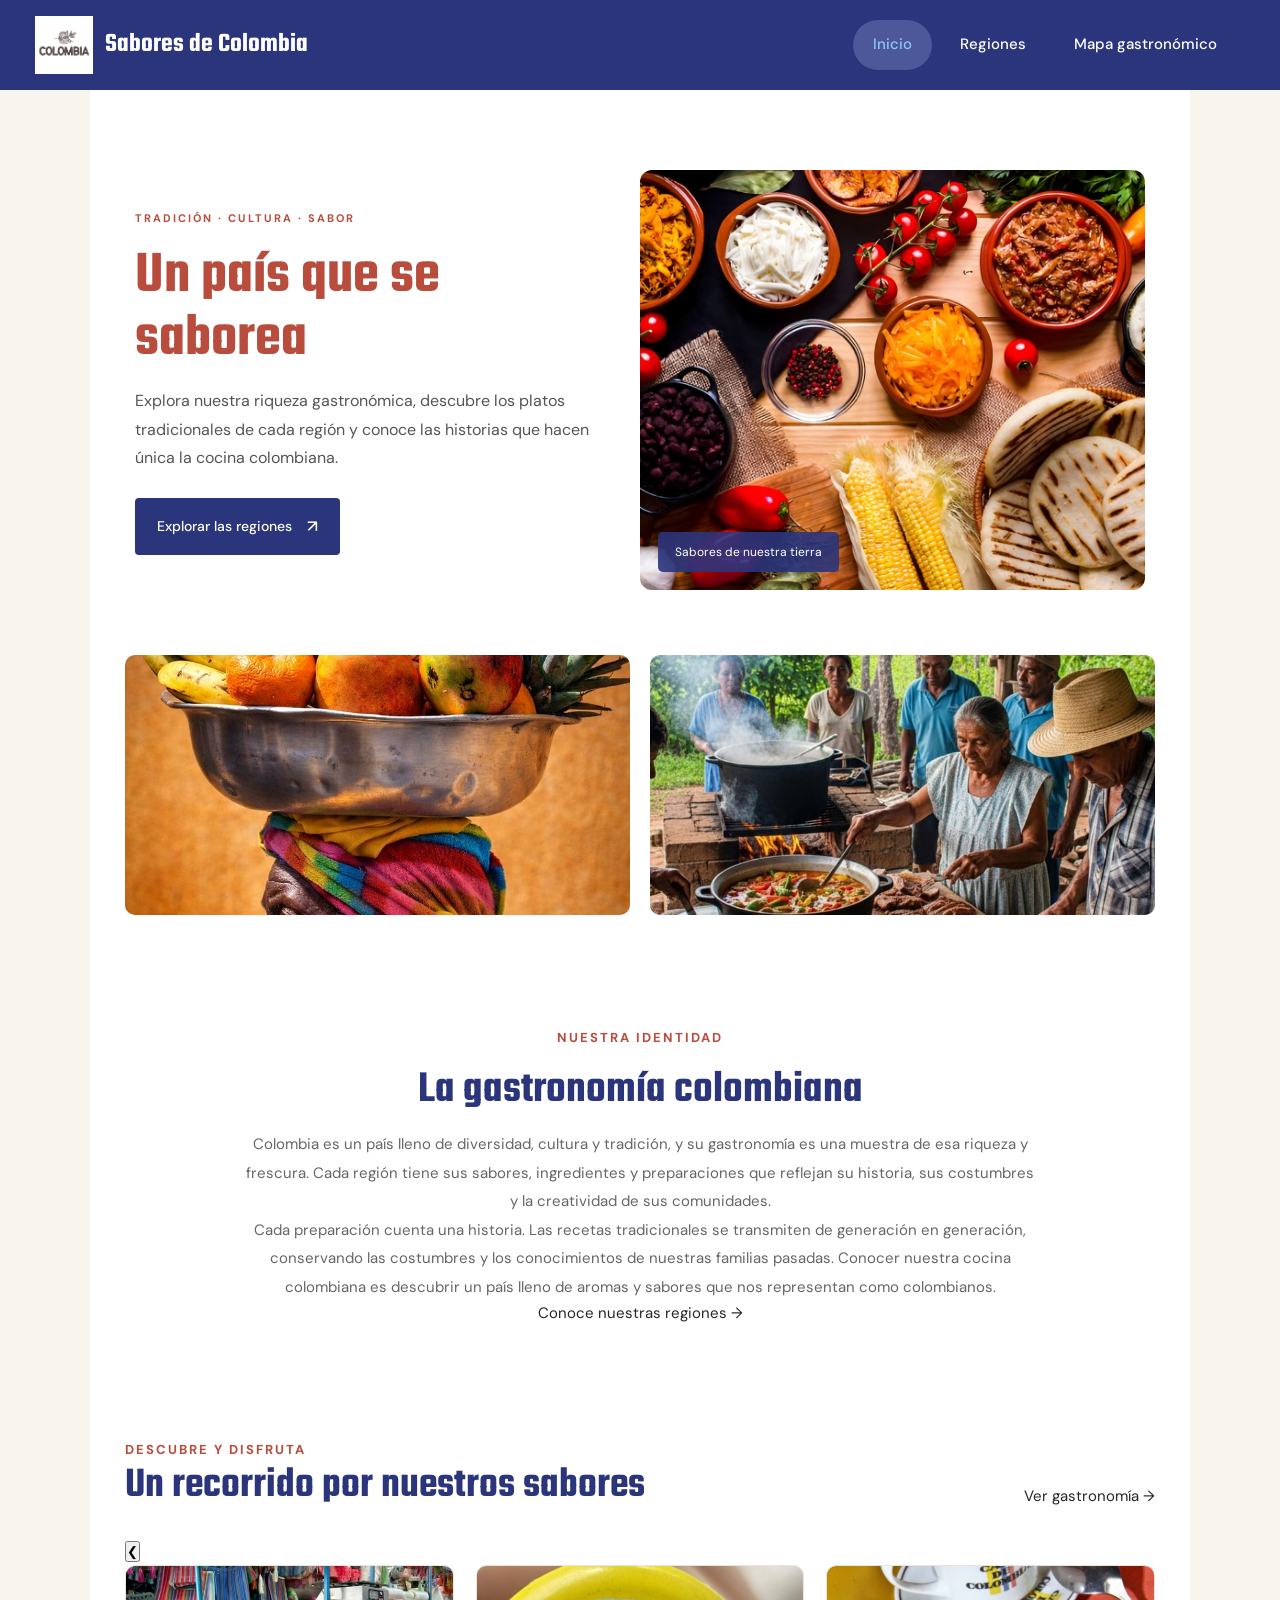
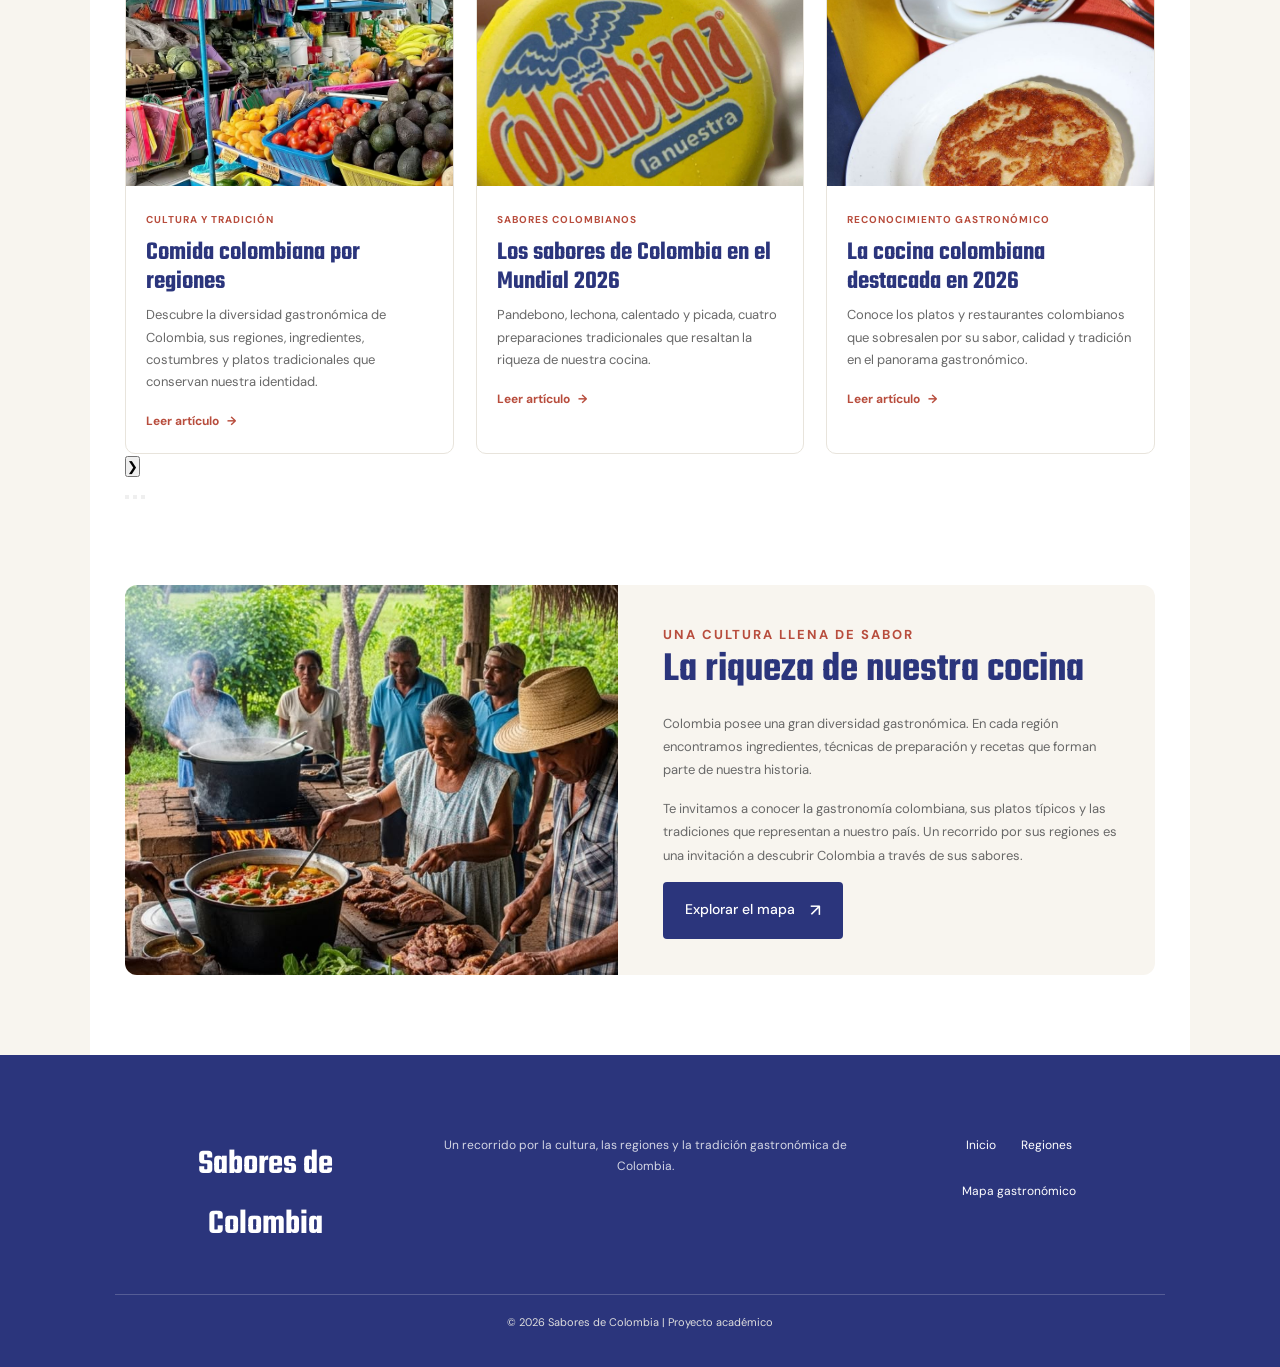
<file: index.html>
<!DOCTYPE html>
<html lang="es">
<head>
    <meta charset="UTF-8">
    <meta name="viewport" content="width=device-width, initial-scale=1.0">

    <title>Sabores de Colombia | Inicio</title>

    <link rel="preconnect" href="https://fonts.googleapis.com">
    <link rel="preconnect" href="https://fonts.gstatic.com" crossorigin>

    <link href="https://fonts.googleapis.com/css2?family=DM+Sans:wght@300;400;500;600;700&family=Teko:wght@400;500;600;700&display=swap" rel="stylesheet">

    <link rel="stylesheet" href="estilos.css">
</head>

<body>


<!-- ENCABEZADO Y NAVEGACIÓN -->
<header class="encabezado" id="inicio">

    <nav class="navbar">

        <a href="inicio index.html" class="logo">
            <img src="Imagenes/icono.png" alt="Logo Sabores de Colombia">
            <span>Sabores de Colombia</span>
        </a>

        <input type="checkbox" id="menu-toggle">

        <label for="menu-toggle" class="menu-icon" aria-label="Abrir menú">
            <span class="line"></span>
            <span class="line"></span>
            <span class="line"></span>
        </label>

        <ul class="nav-links">
            <li>
                <a href="inicio index.html" class="activo">Inicio</a>
            </li>
            <li>
                <a href="regiones index.html">Regiones</a>
            </li>
            <li>
                <a href="mapa gastronomico index.html">Mapa gastronómico</a>
            </li>
 
            <!-- TRADUCTOR -->
            <li>
            <div class="gtranslate_wrapper"></div>
    </li>
</ul>

</nav>


    </nav>

    </header>

    <!-- CONTENIDO PRINCIPAL -->
    <main class="contenedor">

        <!-- PORTADA -->
        <section class="portada-inicio">

            <div class="portada-texto">

                <span class="etiqueta">Tradición · Cultura · Sabor</span>

                <h1>
                    Un país que se
                    <span>saborea</span>
                </h1>

                <p class="descripcion">
                    Explora nuestra riqueza gastronómica, descubre los platos
                    tradicionales de cada región y conoce las historias que
                    hacen única la cocina colombiana.
                </p>

                <a href="regiones index.html" class="boton-portada">
                    Explorar las regiones
                    <span>↗</span>
                </a>

            </div>

            <div class="portada-imagen">

                <img
                    src="Imagenes/imagen inicio 1.jpg"
                    alt="Gastronomía tradicional colombiana">

                <div class="imagen-etiqueta">
                    <span>Sabores de nuestra tierra</span>
                </div>

            </div>

        </section>

        <!-- IMÁGENES COMPLEMENTARIAS -->
        <section class="imagenes-inicio">

            <div class="imagen-inicio">
                <img
                    src="Imagenes/imagen 1.1.jpeg"
                    alt="Preparaciones tradicionales de Colombia">
            </div>

            <div class="imagen-inicio">
                <img
                    src="Imagenes/imagen 1.2.jpeg"
                    alt="Ingredientes y sabores de la cocina colombiana">
            </div>

        </section>

        <!-- INTRODUCCIÓN -->
        <section class="introduccion" id="gastronomia">

            <div class="introduccion-titulo">
                <span class="subtitulo-seccion">Nuestra identidad</span>
                <h2>La gastronomía colombiana</h2>
            </div>

            <div class="texto-introduccion">

                <p>
                    Colombia es un país lleno de diversidad, cultura y tradición,
                    y su gastronomía es una muestra de esa riqueza y frescura.
                    Cada región tiene sus sabores, ingredientes y preparaciones
                    que reflejan su historia, sus costumbres y la creatividad
                    de sus comunidades.
                </p>

                <p>
                    Cada preparación cuenta una historia. Las recetas tradicionales
                    se transmiten de generación en generación, conservando las
                    costumbres y los conocimientos de nuestras familias pasadas.
                    Conocer nuestra cocina colombiana es descubrir un país lleno
                    de aromas y sabores que nos representan como colombianos.
                </p>

                <a href="regiones index.html" class="enlace-texto">
                    Conoce nuestras regiones <span>→</span>
                </a>

            </div>

        </section>

        <!-- ARTÍCULOS Y PUBLICACIONES -->
  
<!-- ARTÍCULOS Y PUBLICACIONES -->
<section class="articulos" id="articulos">

    <div class="seccion-encabezado">

        <div>
            <span class="subtitulo-seccion">Descubre y disfruta</span>
            <h2>Un recorrido por nuestros sabores</h2>
        </div>

        <a href="regiones index.html" class="enlace-texto">
            Ver gastronomía <span>→</span>
        </a>

    </div>

    <!-- CARRUSEL DE ARTÍCULOS -->
    <div class="carrusel-articulos">

        <button class="flecha-carrusel anterior"
                aria-label="Artículo anterior">
            &#10094;
        </button>

        <div class="ventana-tarjetas">

            <div class="tarjetas">

                <!-- ARTÍCULO 1 -->
                <article class="tarjeta">

                    <div class="tarjeta-imagen">
                        <img
                            src="Imagenes/imagen regiones 1.jpg"
                            alt="Gastronomía colombiana de las diferentes regiones">
                    </div>

                    <div class="tarjeta-contenido">

                        <span class="categoria">
                            Cultura y tradición
                        </span>

                        <h3>Comida colombiana por regiones</h3>

                        <p>
                            Descubre la diversidad gastronómica de Colombia,
                            sus regiones, ingredientes, costumbres y platos
                            tradicionales que conservan nuestra identidad.
                        </p>

                        <a href="https://www.senalcolombia.tv/cultura/comida-colombiana-por-regiones"
                           target="_blank"
                           rel="noopener noreferrer"
                           class="tarjeta-enlace">
                            Leer artículo <span>→</span>
                        </a>

                    </div>

                </article>


                <!-- ARTÍCULO 2 -->
                <article class="tarjeta">

                    <div class="tarjeta-imagen">
                        <img
                            src="Imagenes/AdobeExpressPhotos_bad576d01a0943c3b4ecdb11970af5dc_CopyEdited.jpg"
                            alt="Platos tradicionales que representan la gastronomía colombiana">
                    </div>

                    <div class="tarjeta-contenido">

                        <span class="categoria">
                            Sabores colombianos
                        </span>

                        <h3>Los sabores de Colombia en el Mundial 2026</h3>

                        <p>
                            Pandebono, lechona, calentado y picada,
                            cuatro preparaciones tradicionales que
                            resaltan la riqueza de nuestra cocina.
                        </p>

                        <a href="https://www.infobae.com/colombia/2026/06/13/mundial-2026-portal-taste-atlas-compartio-cuales-serian-los-cuatro-platillos-tradicionales-que-representarian-a-colombia-en-el-grupo-k/"
                           target="_blank"
                           rel="noopener noreferrer"
                           class="tarjeta-enlace">
                            Leer artículo <span>→</span>
                        </a>

                    </div>

                </article>


                <!-- ARTÍCULO 3 -->
                <article class="tarjeta">

                    <div class="tarjeta-imagen">
                        <img
                            src="Imagenes/art 2.jpeg"
                            alt="Platos y restaurantes representativos de la cocina colombiana">
                    </div>

                    <div class="tarjeta-contenido">

                        <span class="categoria">
                            Reconocimiento gastronómico
                        </span>

                        <h3>La cocina colombiana destacada en 2026</h3>

                        <p>
                            Conoce los platos y restaurantes colombianos
                            que sobresalen por su sabor, calidad y
                            tradición en el panorama gastronómico.
                        </p>

                        <a href="https://www.lafm.com.co/sociedad/cocina-colombiana-taste-atlas-revela-los-10-mejores-restaurantes-y-platos-del-2026-385187"
                           target="_blank"
                           rel="noopener noreferrer"
                           class="tarjeta-enlace">
                            Leer artículo <span>→</span>
                        </a>

                    </div>

                </article>

            </div>

        </div>

        <button class="flecha-carrusel siguiente"
                aria-label="Artículo siguiente">
            &#10095;
        </button>

    </div>

    <!-- INDICADORES -->
    <div class="indicadores-carrusel">

        <button class="punto-carrusel activo"
                aria-label="Mostrar artículo 1"></button>

        <button class="punto-carrusel"
                aria-label="Mostrar artículo 2"></button>

        <button class="punto-carrusel"
                aria-label="Mostrar artículo 3"></button>
    </div>


        </section>

        <!-- SECCIÓN FINAL -->
        <section class="texto-final" id="tradicion">

            <div class="texto-final-imagen">
                <img
                    src="Imagenes/imagen 1.2.jpeg"
                    alt="Tradición culinaria colombiana">
            </div>

            <div class="texto-final-contenido">

                <span class="subtitulo-seccion">Una cultura llena de sabor</span>

                <h2>La riqueza de nuestra cocina</h2>

                <p>
                    Colombia posee una gran diversidad gastronómica.
                    En cada región encontramos ingredientes, técnicas
                    de preparación y recetas que forman parte de nuestra historia.
                </p>

                <p>
                    Te invitamos a conocer la gastronomía colombiana,
                    sus platos típicos y las tradiciones que representan
                    a nuestro país. Un recorrido por sus regiones es
                    una invitación a descubrir Colombia a través de sus sabores.
                </p>

                <a href="mapa gastronomico index.html" class="boton-portada">
                    Explorar el mapa
                    <span>↗</span>
                </a>

            </div>

        </section>

    </main>

    <!-- PIE DE PÁGINA -->
    <footer class="pie-pagina" id="contacto">

        <div class="footer-contenido">

            <a href="inicio index.html" class="footer-logo">
                Sabores de Colombia
            </a>

            <p>
                Un recorrido por la cultura, las regiones
                y la tradición gastronómica de Colombia.
            </p>

            <div class="navegacion-inferior">
                <a href="inicio index.html">Inicio</a>
                <a href="regiones index.html">Regiones</a>
                <a href="mapa gastronomico index.html">Mapa gastronómico</a>
            </div>

        </div>

        <div class="footer-final">
            <p>© 2026 Sabores de Colombia | Proyecto académico</p>
        </div>

</footer>

<script src="scripts.js"></script>

<!-- TRADUCTOR AUTOMÁTICO -->
<script>
window.gtranslateSettings = {
    "default_language": "es",
    "languages": ["es", "en"],
    "wrapper_selector": ".gtranslate_wrapper"
};
</script>

<script src="https://cdn.gtranslate.net/widgets/latest/dropdown.js" defer></script>

</body>
</html>
</file>
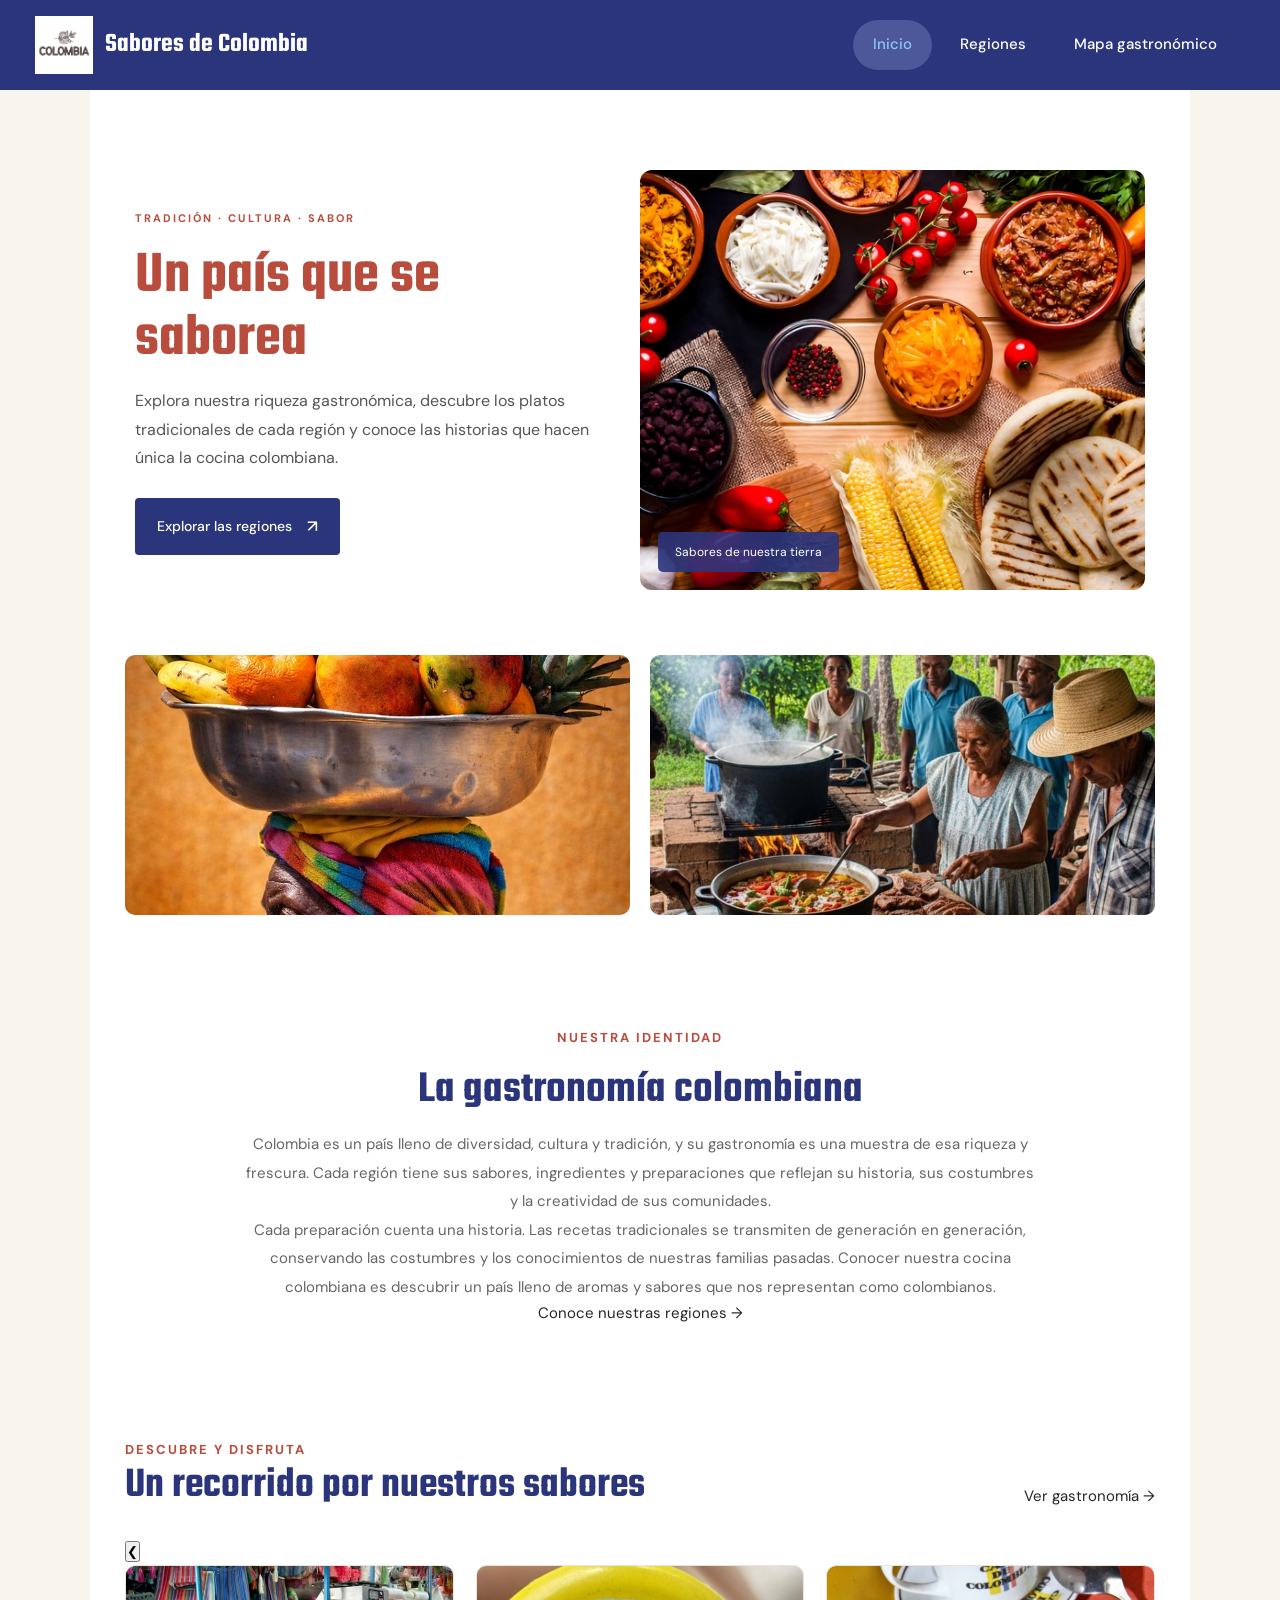
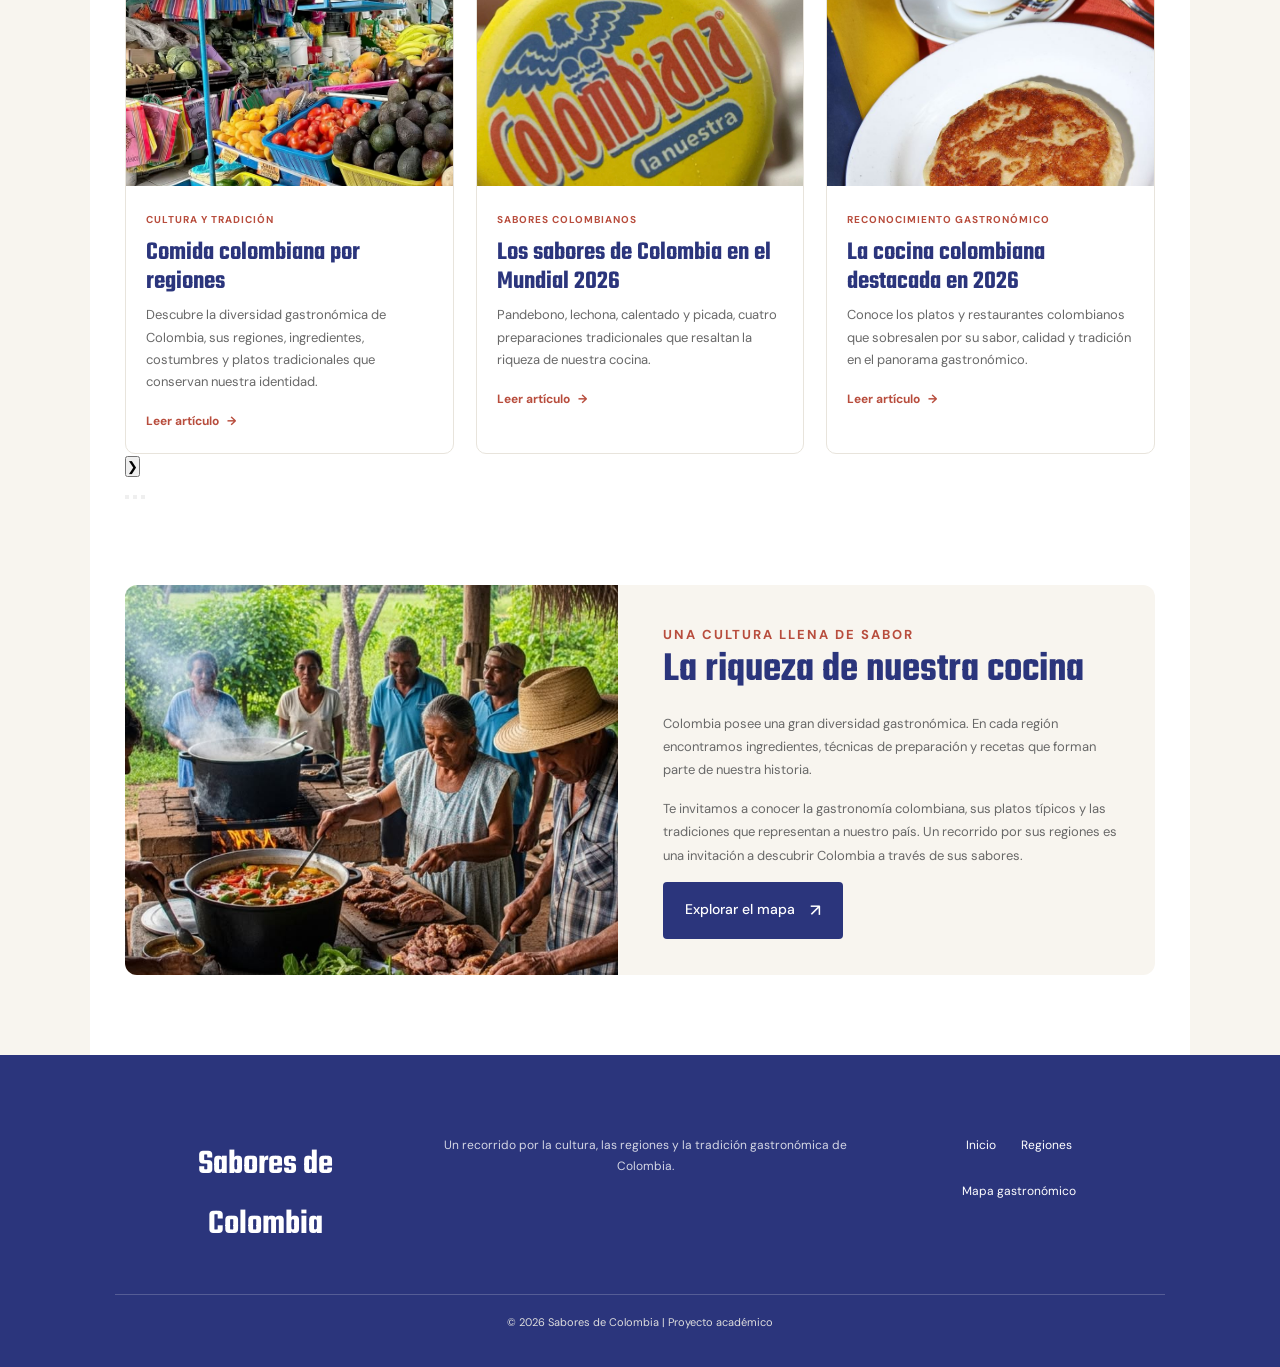
<file: inicio index.html>
<!DOCTYPE html>
<html lang="es">
<head>
    <meta charset="UTF-8">
    <meta name="viewport" content="width=device-width, initial-scale=1.0">

    <title>Sabores de Colombia | Inicio</title>

    <link rel="preconnect" href="https://fonts.googleapis.com">
    <link rel="preconnect" href="https://fonts.gstatic.com" crossorigin>

    <link href="https://fonts.googleapis.com/css2?family=DM+Sans:wght@300;400;500;600;700&family=Teko:wght@400;500;600;700&display=swap" rel="stylesheet">

    <link rel="stylesheet" href="estilos.css">
</head>

<body>


<!-- ENCABEZADO Y NAVEGACIÓN -->
<header class="encabezado" id="inicio">

    <nav class="navbar">

        <a href="inicio index.html" class="logo">
            <img src="Imagenes/icono.png" alt="Logo Sabores de Colombia">
            <span>Sabores de Colombia</span>
        </a>

        <input type="checkbox" id="menu-toggle">

        <label for="menu-toggle" class="menu-icon" aria-label="Abrir menú">
            <span class="line"></span>
            <span class="line"></span>
            <span class="line"></span>
        </label>

        <ul class="nav-links">
            <li>
                <a href="inicio index.html" class="activo">Inicio</a>
            </li>
            <li>
                <a href="regiones index.html">Regiones</a>
            </li>
            <li>
                <a href="mapa gastronomico index.html">Mapa gastronómico</a>
            </li>
 
            <!-- TRADUCTOR -->
            <li>
            <div class="gtranslate_wrapper"></div>
    </li>
</ul>

</nav>


    </nav>

    </header>

    <!-- CONTENIDO PRINCIPAL -->
    <main class="contenedor">

        <!-- PORTADA -->
        <section class="portada-inicio">

            <div class="portada-texto">

                <span class="etiqueta">Tradición · Cultura · Sabor</span>

                <h1>
                    Un país que se
                    <span>saborea</span>
                </h1>

                <p class="descripcion">
                    Explora nuestra riqueza gastronómica, descubre los platos
                    tradicionales de cada región y conoce las historias que
                    hacen única la cocina colombiana.
                </p>

                <a href="regiones index.html" class="boton-portada">
                    Explorar las regiones
                    <span>↗</span>
                </a>

            </div>

            <div class="portada-imagen">

                <img
                    src="Imagenes/imagen inicio 1.jpg"
                    alt="Gastronomía tradicional colombiana">

                <div class="imagen-etiqueta">
                    <span>Sabores de nuestra tierra</span>
                </div>

            </div>

        </section>

        <!-- IMÁGENES COMPLEMENTARIAS -->
        <section class="imagenes-inicio">

            <div class="imagen-inicio">
                <img
                    src="Imagenes/imagen 1.1.jpeg"
                    alt="Preparaciones tradicionales de Colombia">
            </div>

            <div class="imagen-inicio">
                <img
                    src="Imagenes/imagen 1.2.jpeg"
                    alt="Ingredientes y sabores de la cocina colombiana">
            </div>

        </section>

        <!-- INTRODUCCIÓN -->
        <section class="introduccion" id="gastronomia">

            <div class="introduccion-titulo">
                <span class="subtitulo-seccion">Nuestra identidad</span>
                <h2>La gastronomía colombiana</h2>
            </div>

            <div class="texto-introduccion">

                <p>
                    Colombia es un país lleno de diversidad, cultura y tradición,
                    y su gastronomía es una muestra de esa riqueza y frescura.
                    Cada región tiene sus sabores, ingredientes y preparaciones
                    que reflejan su historia, sus costumbres y la creatividad
                    de sus comunidades.
                </p>

                <p>
                    Cada preparación cuenta una historia. Las recetas tradicionales
                    se transmiten de generación en generación, conservando las
                    costumbres y los conocimientos de nuestras familias pasadas.
                    Conocer nuestra cocina colombiana es descubrir un país lleno
                    de aromas y sabores que nos representan como colombianos.
                </p>

                <a href="regiones index.html" class="enlace-texto">
                    Conoce nuestras regiones <span>→</span>
                </a>

            </div>

        </section>

        <!-- ARTÍCULOS Y PUBLICACIONES -->
  
<!-- ARTÍCULOS Y PUBLICACIONES -->
<section class="articulos" id="articulos">

    <div class="seccion-encabezado">

        <div>
            <span class="subtitulo-seccion">Descubre y disfruta</span>
            <h2>Un recorrido por nuestros sabores</h2>
        </div>

        <a href="regiones index.html" class="enlace-texto">
            Ver gastronomía <span>→</span>
        </a>

    </div>

    <!-- CARRUSEL DE ARTÍCULOS -->
    <div class="carrusel-articulos">

        <button class="flecha-carrusel anterior"
                aria-label="Artículo anterior">
            &#10094;
        </button>

        <div class="ventana-tarjetas">

            <div class="tarjetas">

                <!-- ARTÍCULO 1 -->
                <article class="tarjeta">

                    <div class="tarjeta-imagen">
                        <img
                            src="Imagenes/imagen regiones 1.jpg"
                            alt="Gastronomía colombiana de las diferentes regiones">
                    </div>

                    <div class="tarjeta-contenido">

                        <span class="categoria">
                            Cultura y tradición
                        </span>

                        <h3>Comida colombiana por regiones</h3>

                        <p>
                            Descubre la diversidad gastronómica de Colombia,
                            sus regiones, ingredientes, costumbres y platos
                            tradicionales que conservan nuestra identidad.
                        </p>

                        <a href="https://www.senalcolombia.tv/cultura/comida-colombiana-por-regiones"
                           target="_blank"
                           rel="noopener noreferrer"
                           class="tarjeta-enlace">
                            Leer artículo <span>→</span>
                        </a>

                    </div>

                </article>


                <!-- ARTÍCULO 2 -->
                <article class="tarjeta">

                    <div class="tarjeta-imagen">
                        <img
                            src="Imagenes/AdobeExpressPhotos_bad576d01a0943c3b4ecdb11970af5dc_CopyEdited.jpg"
                            alt="Platos tradicionales que representan la gastronomía colombiana">
                    </div>

                    <div class="tarjeta-contenido">

                        <span class="categoria">
                            Sabores colombianos
                        </span>

                        <h3>Los sabores de Colombia en el Mundial 2026</h3>

                        <p>
                            Pandebono, lechona, calentado y picada,
                            cuatro preparaciones tradicionales que
                            resaltan la riqueza de nuestra cocina.
                        </p>

                        <a href="https://www.infobae.com/colombia/2026/06/13/mundial-2026-portal-taste-atlas-compartio-cuales-serian-los-cuatro-platillos-tradicionales-que-representarian-a-colombia-en-el-grupo-k/"
                           target="_blank"
                           rel="noopener noreferrer"
                           class="tarjeta-enlace">
                            Leer artículo <span>→</span>
                        </a>

                    </div>

                </article>


                <!-- ARTÍCULO 3 -->
                <article class="tarjeta">

                    <div class="tarjeta-imagen">
                        <img
                            src="Imagenes/art 2.jpeg"
                            alt="Platos y restaurantes representativos de la cocina colombiana">
                    </div>

                    <div class="tarjeta-contenido">

                        <span class="categoria">
                            Reconocimiento gastronómico
                        </span>

                        <h3>La cocina colombiana destacada en 2026</h3>

                        <p>
                            Conoce los platos y restaurantes colombianos
                            que sobresalen por su sabor, calidad y
                            tradición en el panorama gastronómico.
                        </p>

                        <a href="https://www.lafm.com.co/sociedad/cocina-colombiana-taste-atlas-revela-los-10-mejores-restaurantes-y-platos-del-2026-385187"
                           target="_blank"
                           rel="noopener noreferrer"
                           class="tarjeta-enlace">
                            Leer artículo <span>→</span>
                        </a>

                    </div>

                </article>

            </div>

        </div>

        <button class="flecha-carrusel siguiente"
                aria-label="Artículo siguiente">
            &#10095;
        </button>

    </div>

    <!-- INDICADORES -->
    <div class="indicadores-carrusel">

        <button class="punto-carrusel activo"
                aria-label="Mostrar artículo 1"></button>

        <button class="punto-carrusel"
                aria-label="Mostrar artículo 2"></button>

        <button class="punto-carrusel"
                aria-label="Mostrar artículo 3"></button>
    </div>


        </section>

        <!-- SECCIÓN FINAL -->
        <section class="texto-final" id="tradicion">

            <div class="texto-final-imagen">
                <img
                    src="Imagenes/imagen 1.2.jpeg"
                    alt="Tradición culinaria colombiana">
            </div>

            <div class="texto-final-contenido">

                <span class="subtitulo-seccion">Una cultura llena de sabor</span>

                <h2>La riqueza de nuestra cocina</h2>

                <p>
                    Colombia posee una gran diversidad gastronómica.
                    En cada región encontramos ingredientes, técnicas
                    de preparación y recetas que forman parte de nuestra historia.
                </p>

                <p>
                    Te invitamos a conocer la gastronomía colombiana,
                    sus platos típicos y las tradiciones que representan
                    a nuestro país. Un recorrido por sus regiones es
                    una invitación a descubrir Colombia a través de sus sabores.
                </p>

                <a href="mapa gastronomico index.html" class="boton-portada">
                    Explorar el mapa
                    <span>↗</span>
                </a>

            </div>

        </section>

    </main>

    <!-- PIE DE PÁGINA -->
    <footer class="pie-pagina" id="contacto">

        <div class="footer-contenido">

            <a href="inicio index.html" class="footer-logo">
                Sabores de Colombia
            </a>

            <p>
                Un recorrido por la cultura, las regiones
                y la tradición gastronómica de Colombia.
            </p>

            <div class="navegacion-inferior">
                <a href="inicio index.html">Inicio</a>
                <a href="regiones index.html">Regiones</a>
                <a href="mapa gastronomico index.html">Mapa gastronómico</a>
            </div>

        </div>

        <div class="footer-final">
            <p>© 2026 Sabores de Colombia | Proyecto académico</p>
        </div>

</footer>

<script src="scripts.js"></script>

<!-- TRADUCTOR AUTOMÁTICO -->
<script>
window.gtranslateSettings = {
    "default_language": "es",
    "languages": ["es", "en"],
    "wrapper_selector": ".gtranslate_wrapper"
};
</script>

<script src="https://cdn.gtranslate.net/widgets/latest/dropdown.js" defer></script>

</body>
</html>
</file>
<file: estilos.css>
/* ==========================================
   SABORES DE COLOMBIA
   HOJA DE ESTILOS GENERAL
========================================== */

/* VARIABLES DE COLOR */
:root {
    --azul: #2b357c;
    --azul-claro: #7ec2fd;
    --terracota: #B84D3D;
    --terracota-oscuro: #8f382e;
    --amarillo: #f2bd26;
    --naranja: #e87924;
    --verde: #899535;

    --fondo: #f8f7f3;
    --blanco: #ffffff;
    --texto: #242424;
    --texto-suave: #686868;
    --borde: #e8e4dc;

    --fuente-titulo: 'Teko', sans-serif;
    --fuente-texto: 'DM Sans', sans-serif;

    --radio: 12px;
    --sombra: 0 8px 25px rgba(0, 0, 0, 0.06);
}

/* RESET */
* {
    margin: 0;
    padding: 0;
    box-sizing: border-box;
}

html {
    scroll-behavior: smooth;
}

body {
    font-family: var(--fuente-texto);
    background-color: var(--fondo);
    color: var(--texto);
    font-size: 15px;
    line-height: 1.7;
}

body, button, input {
    font-family: var(--fuente-texto);
}

h1, h2, h3, h4 {
    font-family: var(--fuente-titulo);
    font-weight: 600;
    line-height: 1.1;
}

a {
    color: inherit;
    text-decoration: none;
}

img {
    display: block;
    width: 100%;
    object-fit: cover;
}

ul {
    list-style: none;
}

/* ==========================================
   ENCABEZADO Y NAVEGACIÓN
========================================== */

.encabezado {
    width: 100%;
    background-color: var(--azul);
    position: relative;
    z-index: 100;
}

.navbar {
    max-width: 1200px;
    min-height: 76px;
    margin: auto;
    padding: 15px 35px;

    display: flex;
    justify-content: space-between;
    align-items: center;
}

/* LOGO */

.logo {
    display: flex;
    align-items: center;
    gap: 10px;

    color: var(--blanco);
    font-size: 19px;
    font-weight: 700;
}

.logo img {
    width: 42px;
    height: 42px;
    object-fit: contain;
}

/* MENÚ */

.nav-links {
    display: flex;
    align-items: center;
    gap: 8px;
}

.nav-links a {
    color: var(--blanco);
    font-size: 13px;
    font-weight: 500;

    display: block;
    padding: 10px 17px;
    border-radius: 30px;

    transition: 0.3s ease;
}

.nav-links a:hover,
.nav-links a.activo {
    background-color: rgba(255, 255, 255, 0.15);
    color: var(--amarillo);
}

/* MENÚ MÓVIL */

#menu-toggle {
    display: none;
}

.menu-icon {
    display: none;
    cursor: pointer;
    flex-direction: column;
    gap: 5px;
}

.menu-icon .line {
    width: 26px;
    height: 2px;
    background-color: white;
    border-radius: 5px;
    transition: 0.3s;
}


/* ==========================================
   SELECTOR DE IDIOMA
========================================== */

.item-idioma {
    list-style: none;
    position: relative;
}

.selector-idioma {
    position: relative;
    display: inline-block;
    z-index: 500;
}

/* BOTÓN PRINCIPAL */

.boton-idioma {
    display: flex;
    align-items: center;
    justify-content: center;
    gap: 10px;

    padding: 10px 17px;

    background-color: transparent;
    color: var(--blanco);

    border: 1px solid rgba(255, 255, 255, 0.5);
    border-radius: 30px;

    font-family: inherit;
    font-size: 13px;
    font-weight: 500;

    cursor: pointer;
    transition: 0.3s ease;
}

.boton-idioma:hover {
    background-color: rgba(255, 255, 255, 0.15);
    color: var(--amarillo);
}

/* FLECHA */

.flecha-idioma {
    transition: transform 0.3s ease;
}

.selector-idioma.activo .flecha-idioma {
    transform: rotate(180deg);
}

/* OPCIONES DESPLEGABLES */

.opciones-idioma {
    display: none;

    position: absolute;
    top: calc(100% + 10px);
    right: 0;

    min-width: 160px;
    padding: 7px;

    background-color: var(--blanco);
    border-radius: 10px;

    box-shadow: 0 5px 18px rgba(0, 0, 0, 0.2);

    z-index: 1000;
}

.selector-idioma.activo .opciones-idioma {
    display: flex;
    flex-direction: column;
}

/* BOTONES DE IDIOMA */

.opciones-idioma button {
    width: 100%;
    padding: 12px;

    background: transparent;
    border: none;
    border-radius: 7px;

    color: var(--azul);
    text-align: left;

    font-family: inherit;
    font-size: 14px;

    cursor: pointer;
    transition: 0.2s ease;
}

.opciones-idioma button:hover {
    background-color: #eee8dc;
}



/* ==========================================
   CONTENEDOR
========================================== */

.contenedor {
    width: 100%;
    max-width: 1200px;
    margin: auto;
    padding: 35px 35px 70px;
    background-color: var(--blanco);
}

/* ==========================================
   PORTADA INICIO
========================================== */

.portada-inicio {
    display: grid;
    grid-template-columns: 1fr 1.1fr;
    align-items: center;
    gap: 45px;

    padding: 45px 10px 55px;
}

.portada-texto {
    max-width: 520px;
}

.etiqueta {
    display: inline-block;
    color: var(--terracota);
    text-transform: uppercase;
    letter-spacing: 2px;
    font-size: 11px;
    font-weight: 700;
    margin-bottom: 18px;
}

.portada-inicio h1 {
    font-size: 74px;
    line-height: 0.95;
    margin-bottom: 22px;
    color: var(--azul);
}

.portada-inicio h1 span {
    color: var(--terracota);
}

.descripcion {
    max-width: 480px;
    font-size: 16px;
    font-weight: 400;
    color: var(--texto-suave);
    line-height: 1.8;
    margin-bottom: 25px;
}

/* BOTÓN */

.boton-portada {
    display: inline-flex;
    align-items: center;
    justify-content: center;
    gap: 12px;

    padding: 12px 23px;
    background-color: var(--terracota);
    color: var(--blanco);

    border-radius: 5px;
    font-size: 13px;
    font-weight: 600;

    transition: background-color 0.3s, transform 0.3s;
}

.boton-portada:hover {
    background-color: var(--terracota-oscuro);
    transform: translateY(-2px);
}

.boton-portada span {
    font-size: 17px;
}

/* IMAGEN PRINCIPAL */

.portada-imagen {
    height: 420px;
    position: relative;
    overflow: hidden;
    border-radius: 12px;
}

.portada-imagen img {
    width: 100%;
    height: 100%;
    object-fit: cover;
    transition: transform 0.5s;
}

.portada-imagen:hover img {
    transform: scale(1.04);
}

.imagen-etiqueta {
    position: absolute;
    bottom: 18px;
    left: 18px;

    background-color: rgba(43, 53, 124, 0.9);
    color: white;

    padding: 10px 17px;
    border-radius: 5px;
    font-size: 12px;
}

/* ==========================================
   IMÁGENES COMPLEMENTARIAS
========================================== */

.imagenes-inicio {
    display: grid;
    grid-template-columns: 1fr 1fr;
    gap: 20px;
    margin: 10px 0 80px;
}

.imagen-inicio {
    height: 260px;
    overflow: hidden;
    border-radius: 10px;
}

.imagen-inicio img {
    width: 100%;
    height: 100%;
    object-fit: cover;
    transition: transform 0.5s;
}

.imagen-inicio:hover img {
    transform: scale(1.04);
}

/* ==========================================
   INTRODUCCIÓN
========================================== */
/* =========================================
   INTRODUCCIÓN - NUESTRA IDENTIDAD
========================================= */

.introduccion {
    max-width: 1000px;
    margin: 60px auto 90px;
    padding: 30px 25px;

    display: flex;
    flex-direction: column;
    align-items: center;

    text-align: center;
}

.subtitulo-seccion {
    color: #b84d3d;
    font-size: 14px;
    font-weight: 700;
    letter-spacing: 3px;
    text-transform: uppercase;
    margin-bottom: 15px;
}

.introduccion h2 {
    font-family: 'Teko', sans-serif;
    color: #2b357c;
    font-size: 52px;
    line-height: 1.1;
    margin-bottom: 25px;
    max-width: 800px;
}

.introduccion p {
    max-width: 800px;
    margin: auto;

    color: #666666;
    font-size: 17px;
    line-height: 1.9;
    text-align: center;
}

/* ==========================================
   ARTÍCULOS
========================================== */

.articulos {
    margin-bottom: 80px;
}

.seccion-encabezado {
    display: flex;
    justify-content: space-between;
    align-items: end;
    gap: 20px;
    margin-bottom: 30px;
}

.seccion-encabezado h2 {
    font-size: 43px;
    color: var(--azul);
}

.tarjetas {
    display: grid;
    grid-template-columns: repeat(3, minmax(0, 1fr));
    gap: 22px;
}

.tarjeta {
    background-color: var(--blanco);
    border: 1px solid var(--borde);
    border-radius: 10px;
    overflow: hidden;

    transition: transform 0.3s, box-shadow 0.3s;
}

.tarjeta:hover {
    transform: translateY(-5px);
    box-shadow: var(--sombra);
}

.tarjeta-imagen {
    height: 220px;
    overflow: hidden;
}

.tarjeta-imagen img {
    width: 100%;
    height: 100%;
    object-fit: cover;
    transition: transform 0.5s;
}

.tarjeta:hover .tarjeta-imagen img {
    transform: scale(1.05);
}

.tarjeta-contenido {
    padding: 20px;
}

.categoria {
    color: var(--terracota);
    text-transform: uppercase;
    font-size: 10px;
    font-weight: 700;
    letter-spacing: 1px;
}

.tarjeta h3 {
    color: var(--azul);
    font-size: 26px;
    margin: 8px 0;
}

.tarjeta p {
    color: var(--texto-suave);
    font-size: 13px;
    line-height: 1.7;
    margin-bottom: 15px;
}

.tarjeta-enlace {
    color: var(--terracota);
    font-weight: 700;
    font-size: 12px;
    display: inline-flex;
    gap: 8px;
}

/* ==========================================
   TEXTO FINAL
========================================== */

.texto-final {
    display: grid;
    grid-template-columns: 1fr 1fr;
    align-items: center;
    gap: 45px;

    background-color: #f8f5ef;
    border-radius: 12px;
    overflow: hidden;
    margin-bottom: 20px;
}

.texto-final-imagen {
    height: 390px;
}

.texto-final-imagen img {
    width: 100%;
    height: 100%;
    object-fit: cover;
}

.texto-final-contenido {
    padding: 35px 35px 35px 0;
}

.texto-final h2 {
    font-size: 42px;
    color: var(--azul);
    margin-bottom: 18px;
}

.texto-final p {
    font-size: 13px;
    line-height: 1.8;
    color: var(--texto-suave);
    margin-bottom: 15px;
}

/* ==========================================
   FOOTER
========================================== */

.pie-pagina {
    background-color: var(--azul);
    color: var(--blanco);
}

.footer-contenido {
    max-width: 1200px;
    margin: auto;
    padding: 40px 30px;
    text-align: center;
}

.footer-logo {
    display: inline-block;
    font-family: var(--fuente-titulo);
    font-size: 35px;
    font-weight: 600;
    margin-bottom: 10px;
}

.footer-contenido > p {
    font-size: 12px;
    color: rgba(255, 255, 255, 0.8);
    margin-bottom: 25px;
}

.navegacion-inferior {
    display: flex;
    justify-content: center;
    flex-wrap: wrap;
    gap: 25px;
}

.navegacion-inferior a {
    font-size: 12px;
    color: white;
    transition: color 0.3s;
}

.navegacion-inferior a:hover {
    color: var(--amarillo);
}

.footer-final {
    text-align: center;
    border-top: 1px solid rgba(255, 255, 255, 0.15);
    padding: 15px;
}

.footer-final p {
    font-size: 10px;
    color: rgba(255, 255, 255, 0.65);
}

/* ==========================================
   TABLET
========================================== */

@media (max-width: 900px) {

    .contenedor {
        padding: 25px;
    }

    .portada-inicio {
        gap: 25px;
        padding: 35px 0;
    }

    .portada-inicio h1 {
        font-size: 58px;
    }

    .portada-imagen {
        height: 330px;
    }

    .introduccion {
        gap: 30px;
    }

    .introduccion-titulo h2 {
        font-size: 36px;
    }

    .tarjeta-imagen {
        height: 180px;
    }

    .tarjeta-contenido {
        padding: 15px;
    }

    .texto-final {
        gap: 25px;
    }

    .texto-final-imagen {
        height: 330px;
    }

    .texto-final-contenido {
        padding: 25px 25px 25px 0;
    }

}

/* ==========================================
   MÓVILES
========================================== */

@media (max-width: 650px) {

    .navbar {
        padding: 14px 20px;
        min-height: 68px;
    }

    .logo {
        font-size: 16px;
    }

    .logo img {
        width: 35px;
        height: 35px;
    }

    /* BOTÓN HAMBURGUESA */
    .menu-icon {
        display: flex;
    }

    /* MENÚ DESPLEGABLE */
    .nav-links {
        position: absolute;
        top: 100%;
        left: 0;

        width: 100%;
        display: flex;
        flex-direction: column;
        align-items: center;
        gap: 0;

        background-color: var(--azul);

        max-height: 0;
        overflow: hidden;
        transition: max-height 0.4s ease;
    }

    .nav-links li {
        width: 100%;
        text-align: center;
    }

    .nav-links a {
        padding: 14px;
        border-radius: 0;
    }

    #menu-toggle:checked ~ .nav-links {
        max-height: 250px;
    }

    /* ANIMACIÓN DEL ÍCONO */
    #menu-toggle:checked + .menu-icon .line:nth-child(1) {
        transform: translateY(7px) rotate(45deg);
    }

    #menu-toggle:checked + .menu-icon .line:nth-child(2) {
        opacity: 0;
    }

    #menu-toggle:checked + .menu-icon .line:nth-child(3) {
        transform: translateY(-7px) rotate(-45deg);
    }

    .contenedor {
        padding: 20px 18px 45px;
    }

    /* PORTADA */
    .portada-inicio {
        grid-template-columns: 1fr;
        gap: 25px;
        padding: 30px 0 40px;
    }

    .portada-texto {
        text-align: center;
        margin: auto;
    }

    .portada-inicio h1 {
        font-size: 50px;
    }

    .descripcion {
        font-size: 14px;
        margin: 0 auto 22px;
    }

    .portada-imagen {
        height: 280px;
    }

    /* FOTOS COMPLEMENTARIAS */
    .imagenes-inicio {
        gap: 12px;
        margin: 0 0 50px;
    }

    .imagen-inicio {
        height: 180px;
    }

    /* INTRODUCCIÓN */
    .introduccion {
        grid-template-columns: 1fr;
        gap: 20px;
        padding: 35px 5px;
        margin-bottom: 50px;
    }

    .introduccion-titulo h2 {
        font-size: 36px;
    }

    .texto-introduccion p {
        font-size: 13px;
    }

    /* ARTÍCULOS */
    .seccion-encabezado {
        align-items: start;
        flex-direction: column;
        gap: 12px;
    }

    .seccion-encabezado h2 {
        font-size: 36px;
    }

    .tarjetas {
        grid-template-columns: 1fr;
        gap: 20px;
    }

    .tarjeta-imagen {
        height: 230px;
    }

    /* TEXTO FINAL */
    .texto-final {
        grid-template-columns: 1fr;
        gap: 0;
    }

    .texto-final-imagen {
        height: 240px;
    }

    .texto-final-contenido {
        padding: 25px 20px 30px;
    }

    .texto-final h2 {
        font-size: 35px;
    }

    /* FOOTER */
    .footer-contenido {
        padding: 30px 20px;
    }

    .navegacion-inferior {
        gap: 15px;
    }

}

/* ==========================================
   PANTALLAS MUY PEQUEÑAS
========================================== */

@media (max-width: 380px) {

    .portada-inicio h1 {
        font-size: 42px;
    }

    .imagenes-inicio {
        grid-template-columns: 1fr;
    }

    .imagen-inicio {
        height: 200px;
    }

}

/* CONTENEDOR PRINCIPAL */

.contenedor {
    max-width: 1100px;
    margin: 0 auto;
    padding: 35px 35px 60px;
    background-color: #ffffff;
}



body .portada.regiones-portada {
    display: grid;
    grid-template-columns: 1.1fr 0.9fr;
    align-items: center;
    gap: 45px;

    width: 100%;
    max-width: 1100px;

    margin: 10px auto 65px;
    padding: 25px 10px;

    background-color: #ffffff;
}

/* TEXTO DE PORTADA */

.portada-texto {
    text-align: left;
}

.portada-texto h1 {
    font-family: 'Teko', sans-serif;
    font-size: 60px;
    font-weight: 600;
    line-height: 1.05;
    color: #B84D3D;
    margin-bottom: 15px;
}

.portada-texto .descripcion {
    font-family: 'DM Sans', sans-serif;
    font-size: 16px;
    font-weight: 400;
    line-height: 1.8;
    color: #555555;

    max-width: 500px;
    margin: 0 0 25px;
}

/* BOTÓN EXPLORAR */

.informacion-boton {
    margin-top: 20px;
}

.boton-portada {
    display: inline-block;
    padding: 12px 25px;

    background-color: #B84D3D;
    color: #ffffff;

    font-family: 'DM Sans', sans-serif;
    font-size: 14px;
    font-weight: 500;

    border-radius: 5px;
    transition: 0.3s ease;
}

.boton-portada:hover {
    background-color: #87392e;
    transform: translateY(-2px);
}

/* IMAGEN DE PORTADA */

body .portada.regiones-portada .imagen-principal {
    width: 100%;
    height: 100%;
    max-height: 340px;
    overflow: hidden;
    border-radius: 12px;
}

body .portada.regiones-portada .imagen-principal img {
    width: 100%;
    height: 340px;
    max-width: none;
    object-fit: cover;
    border-radius: 12px;
    transition: transform 0.5s ease;
}

body .portada.regiones-portada .imagen-principal img:hover {
    transform: scale(1.04);
}



/* =========================================
   SABORES DE COLOMBIA - REGIONES
========================================= */

:root {
    --azul: #2b357c;
    --azul-claro: #7ec2fd;
    --rojo: #b84d3d;
    --crema: #f8f5ef;
    --blanco: #ffffff;
    --texto: #272727;
    --gris: #777777;
}

/* CONFIGURACIÓN GENERAL */

* {
    margin: 0;
    padding: 0;
    box-sizing: border-box;
}

html {
    scroll-behavior: smooth;
}

body {
    background-color: var(--crema);
    color: var(--texto);
    font-family: 'DM Sans', sans-serif;
    overflow-x: hidden;
}

a {
    text-decoration: none;
}

img {
    display: block;
    max-width: 100%;
}

/* =========================================
   ENCABEZADO
========================================= */

.encabezado {
    width: 100%;
    background-color: var(--azul);
    position: relative;
    z-index: 100;
}

.navbar {
    width: 100%;
    max-width: 1200px;
    margin: auto;
    padding: 15px 30px;

    display: flex;
    justify-content: space-between;
    align-items: center;
}

/* LOGO */

.logo {
    display: flex;
    align-items: center;
    gap: 12px;
    color: white;
}

.logo img {
    width: 48px;
    height: 48px;
    object-fit: contain;
}

.logo span {
    font-family: 'Teko', sans-serif;
    font-size: 27px;
    font-weight: 600;
}

/* MENÚ */

.nav-links {
    display: flex;
    align-items: center;
    gap: 35px;
    list-style: none;
}

.nav-links a {
    color: white;
    font-size: 14px;
    transition: 0.3s;
}

.nav-links a:hover,
.nav-links a.activo {
    color: var(--azul-claro);
}

/* MENÚ MÓVIL */

#menu-toggle,
.menu-icon {
    display: none;
}

/* =========================================
   PORTADA
========================================= */

.portada {
    max-width: 1200px;
    margin: auto;
    padding: 80px 35px;

    display: grid;
    grid-template-columns: 1fr 1fr;
    align-items: center;
    gap: 60px;
}

.portada-texto {
    max-width: 550px;
}

.etiqueta-portada {
    color: var(--rojo);
    font-size: 13px;
    font-weight: 700;
    letter-spacing: 2px;
    text-transform: uppercase;
}

.portada h1 {
    font-family: 'Teko', sans-serif;
    font-size: clamp(45px, 6vw, 75px);
    line-height: 0.98;
    margin: 20px 0;
    font-weight: 600;
}

.portada h1 span {
    display: block;
    color: var(--rojo);
}

.portada-texto p {
    font-size: 16px;
    line-height: 1.8;
    color: #5b5b5b;
    margin-bottom: 30px;
}

/* BOTÓN PORTADA */

.boton-portada {
    display: inline-flex;
    align-items: center;
    gap: 15px;

    background-color: var(--azul);
    color: white;

    padding: 14px 22px;
    border-radius: 4px;

    font-size: 14px;
    transition: 0.3s;
}

.boton-portada:hover {
    background-color: var(--rojo);
    transform: translateY(-3px);
}

/* IMAGEN PORTADA */

.portada-imagen {
    position: relative;
}

.portada-imagen > img {
    width: 100%;
    height: 450px;
    object-fit: cover;
    border-radius: 8px;
}

.imagen-destacada {
    position: absolute;
    bottom: 20px;
    left: -25px;

    background-color: var(--azul);
    color: white;

    padding: 20px 25px;
    border-radius: 6px;
    box-shadow: 0 10px 30px rgba(0,0,0,0.15);
}

.imagen-destacada span {
    font-family: 'Teko', sans-serif;
    font-size: 30px;
}

.imagen-destacada p {
    font-size: 12px;
    margin-top: 3px;
}

/* =========================================
   INTRODUCCIÓN
========================================= */

.introduccion {
    max-width: 850px;
    margin: 20px auto 80px;
    padding: 30px;

    text-align: center;
}

.subtitulo-seccion {
    color: var(--rojo);
    font-size: 13px;
    font-weight: 700;
    letter-spacing: 2px;
    text-transform: uppercase;
}

.introduccion h2 {
    font-family: 'Teko', sans-serif;
    font-size: 45px;
    color: var(--azul);
    margin: 15px 0;
}

.introduccion p {
    color: #666666;
    line-height: 1.9;
    font-size: 15px;
}

/* =========================================
   SECCIÓN DE REGIONES
========================================= */

.regiones {
    width: 100%;
}

.region-seccion {
    padding: 70px 30px;
    border-top: 1px solid #e4ded4;
}

.region-seccion:nth-child(even) {
    background-color: #f0ece4;
}

.region-seccion:nth-child(odd) {
    background-color: var(--crema);
}

/* ENCABEZADO DE CADA REGIÓN */

.region-encabezado {
    max-width: 1100px;
    margin: 0 auto 35px;

    display: grid;
    grid-template-columns: 0.8fr 1.2fr;
    align-items: end;
    gap: 35px;
}

.numero-region {
    color: var(--rojo);
    font-size: 12px;
    letter-spacing: 2px;
    text-transform: uppercase;
    font-weight: 700;
}

.region-titulo h2 {
    font-family: 'Teko', sans-serif;
    color: var(--azul);
    font-size: 65px;
    line-height: 1;
    margin-top: 8px;
}

.region-encabezado > p {
    color: #656565;
    font-size: 15px;
    line-height: 1.8;
}

/* =========================================
   GALERÍA
========================================= */

.galeria-contenedor {
    max-width: 1100px;
    margin: auto;
    position: relative;
    overflow: hidden;
    padding: 5px 0;
}

/* CONTENEDOR DE TARJETAS */

.contenedor-platos {
    display: flex;
    gap: 20px;

    transition: transform 0.5s ease;
    will-change: transform;
}

/* TARJETAS */

.plato {
    flex: 0 0 calc((100% - 40px) / 3);
    min-width: 0;

    background-color: white;
    border-radius: 8px;
    overflow: hidden;

    box-shadow: 0 5px 20px rgba(0,0,0,0.06);
    transition: transform 0.3s, box-shadow 0.3s;
}

.plato:hover {
    transform: translateY(-6px);
    box-shadow: 0 12px 28px rgba(0,0,0,0.12);
}

/* IMÁGENES */

.plato img {
    width: 100%;
    height: 240px;
    object-fit: cover;
    background-color: #e5e5e5;
}

/* INFORMACIÓN DE LOS PLATOS */

.plato-contenido {
    padding: 22px;
}

.plato-contenido h3 {
    font-family: 'Teko', sans-serif;
    font-size: 28px;
    color: var(--azul);
    margin-bottom: 8px;
}

.plato-contenido p {
    font-size: 13px;
    line-height: 1.7;
    color: #666666;
}

/* =========================================
   FLECHAS DE GALERÍA
========================================= */
/* =========================================
   FLECHAS DE LAS GALERÍAS
========================================= */

.galeria-contenedor {
    position: relative;
    overflow: hidden;
}

.flecha-galeria {
    position: absolute;
    top: 40%;
    transform: translateY(-50%);
    z-index: 10;

    width: 48px;
    height: 48px;

    display: flex;
    align-items: center;
    justify-content: center;

    border: none;
    border-radius: 50%;

    color: white;
    font-size: 24px;
    cursor: pointer;

    transition: all 0.3s ease;
}

.btn-anterior {
    left: 15px;
    background-color: #2b357c;
}

.btn-siguiente {
    right: 15px;
    background-color: #b84d3d;
}

.flecha-galeria:hover {
    transform: translateY(-50%) scale(1.1);
    background-color: #20285f;
}

/* =========================================
   BARRA DE GALERÍA
========================================= */

.barra-galeria {
    max-width: 1100px;
    margin: 20px auto 0;

    display: flex;
    justify-content: space-between;
    align-items: center;

    color: var(--azul);
    font-size: 12px;
    font-weight: 600;
}

.indicador-deslizamiento {
    color: var(--rojo);
}

/* =========================================
   FOOTER
========================================= */

.pie-pagina {
    background-color: var(--azul);
    color: white;
    width: 100%;
    padding: 40px 7% 20px;
    margin-top: 0;
}

.footer-contenido {
    max-width: 1050px;
    margin: auto;

    display: flex;
    justify-content: space-between;
    align-items: flex-start;
    gap: 40px;

    padding-bottom: 30px;
}

.footer-marca {
    max-width: 400px;
}

.footer-marca h2 {
    font-family: 'Teko', sans-serif;
    font-size: 32px;
    margin-bottom: 10px;
}

.footer-marca p {
    font-family: 'DM Sans', sans-serif;
    font-size: 14px;
    line-height: 1.7;
    color: #e7e7e7;
}

.footer-enlaces {
    display: flex;
    flex-direction: column;
    gap: 10px;
}

.footer-enlaces h3 {
    font-family: 'Teko', sans-serif;
    font-size: 24px;
    margin-bottom: 5px;
}

.footer-enlaces a {
    font-size: 13px;
    color: white;
    transition: color 0.3s;
}

.footer-enlaces a:hover {
    color: var(--azul-claro);
}

.footer-final {
    max-width: 1050px;
    margin: auto;
    padding-top: 18px;

    border-top: 1px solid rgba(255,255,255,0.2);
    text-align: center;
}

.footer-final p {
    font-size: 11px;
    color: #dddddd;
}

/* =========================================
   TABLET
========================================= */

@media screen and (max-width: 900px) {

    .portada {
        gap: 35px;
        padding: 60px 25px;
    }

    .portada-imagen > img {
        height: 350px;
    }

    .portada h1 {
        font-size: 55px;
    }

    .region-encabezado {
        grid-template-columns: 1fr;
        gap: 15px;
    }

    .plato {
        flex-basis: calc((100% - 20px) / 2);
    }

    .plato img {
        height: 220px;
    }

}

/* =========================================
   CELULARES
========================================= */

@media screen and (max-width: 600px) {

    .navbar {
        padding: 12px 18px;
    }

    .logo img {
        width: 40px;
        height: 40px;
    }

    .logo span {
        font-size: 23px;
    }

    /* MENÚ HAMBURGUESA */

    .menu-icon {
        display: flex;
        flex-direction: column;
        gap: 5px;
        cursor: pointer;
        padding: 8px;
    }

    .menu-icon .line {
        width: 25px;
        height: 2px;
        background-color: white;
        transition: 0.3s;
    }

    .nav-links {
        position: absolute;
        top: 64px;
        left: 0;
        width: 100%;

        background-color: var(--azul);

        display: flex;
        flex-direction: column;
        align-items: center;
        gap: 0;

        max-height: 0;
        overflow: hidden;

        transition: max-height 0.4s ease;
    }

    .nav-links li {
        width: 100%;
        text-align: center;
    }

    .nav-links a {
        display: block;
        padding: 16px;
    }

    #menu-toggle:checked ~ .nav-links {
        max-height: 250px;
    }

    /* PORTADA */

    .portada {
        grid-template-columns: 1fr;
        padding: 45px 22px;
        gap: 35px;
    }

    .portada h1 {
        font-size: 49px;
    }

    .portada-texto p {
        font-size: 14px;
    }

    .portada-imagen > img {
        height: 300px;
    }

    .imagen-destacada {
        left: 10px;
        bottom: 12px;
        padding: 15px 20px;
    }

    /* INTRODUCCIÓN */

    .introduccion {
        margin: 10px auto 45px;
        padding: 20px;
    }

    .introduccion h2 {
        font-size: 35px;
    }

    .introduccion p {
        font-size: 14px;
    }

    /* REGIONES */

    .region-seccion {
        padding: 45px 18px;
    }

    .region-titulo h2 {
        font-size: 52px;
    }

    .region-encabezado > p {
        font-size: 14px;
    }

    /* UNA TARJETA A LA VEZ */

    .plato {
        flex-basis: 100%;
    }

    .plato img {
        height: 250px;
    }

    .plato-contenido {
        padding: 18px;
    }

    .flecha-galeria {
        width: 36px;
        height: 36px;
        font-size: 17px;
    }

    .barra-galeria {
        font-size: 10px;
    }

    /* FOOTER */

    .footer-contenido {
        flex-direction: column;
        gap: 25px;
    }

    .footer-marca h2 {
        font-size: 28px;
    }

    .pie-pagina {
        padding: 30px 20px 18px;
    }

}



Mapa

/* =========================================
   MAPA GASTRONÓMICO - SABORES DE COLOMBIA
========================================= */

.pagina-mapa {
    background: #f8f5ef;
    color: #292929;
}

/* =========================================
   HERO
========================================= */

.pagina-mapa .mapa-hero {
    background: #2b357c;
    color: #ffffff;
    padding: 95px 8%;
    position: relative;
    overflow: hidden;
}

.pagina-mapa .mapa-hero::after {
    content: "";
    position: absolute;
    width: 350px;
    height: 350px;
    border: 1px solid rgba(255,255,255,0.12);
    border-radius: 50%;
    right: -100px;
    bottom: -140px;
    pointer-events: none;
}

.pagina-mapa .mapa-hero-contenido {
    max-width: 1200px;
    margin: auto;
    position: relative;
    z-index: 1;
}

.pagina-mapa .mapa-etiqueta {
    display: inline-block;
    color: #f0c8a5;
    font-size: 13px;
    letter-spacing: 3px;
    text-transform: uppercase;
    margin-bottom: 20px;
}

.pagina-mapa .mapa-hero h1 {
    max-width: 850px;
    font-family: 'Teko', sans-serif;
    font-size: clamp(55px, 8vw, 105px);
    line-height: 0.95;
    font-weight: 600;
    margin-bottom: 25px;
}

.pagina-mapa .mapa-hero h1 span {
    display: block;
    color: #efaa87;
}

.pagina-mapa .mapa-hero p {
    max-width: 600px;
    font-size: 16px;
    line-height: 1.9;
    color: #e2e4ef;
    margin-bottom: 30px;
}

.pagina-mapa .mapa-boton {
    display: inline-block;
    background: #ffffff;
    color: #2b357c;
    padding: 14px 23px;
    border-radius: 4px;
    font-weight: 700;
    font-size: 13px;
    transition: 0.3s;
}

.pagina-mapa .mapa-boton:hover {
    background: #efaa87;
    transform: translateY(-3px);
}

/* =========================================
   TITULOS DE SECCIÓN
========================================= */

.pagina-mapa .mapa-titulo {
    text-align: center;
    max-width: 750px;
    margin: 0 auto 50px;
}

.pagina-mapa .mapa-subtitulo {
    display: inline-block;
    color: #b84d3d;
    text-transform: uppercase;
    letter-spacing: 3px;
    font-size: 12px;
    font-weight: 700;
    margin-bottom: 12px;
}

.pagina-mapa .mapa-titulo h2 {
    font-family: 'Teko', sans-serif;
    color: #2b357c;
    font-size: 60px;
    line-height: 1;
    margin-bottom: 15px;
}

.pagina-mapa .mapa-titulo p {
    color: #777777;
    font-size: 15px;
    line-height: 1.8;
}

/* =========================================
   EXPLORADOR DEL MAPA
========================================= */

.pagina-mapa .mapa-explorador {
    padding: 85px 5%;
    scroll-margin-top: 30px;
}

.pagina-mapa .mapa-layout {
    max-width: 1250px;
    margin: auto;

    display: grid;
    grid-template-columns: 1.15fr 0.85fr;
    gap: 35px;
    align-items: stretch;
}


/* ==========================================
   MAPA GASTRONÓMICO - SABORES DE COLOMBIA
========================================== */

.pagina-mapa {
    background-color: #f8f5ef;
    color: #2b357c;
    font-family: 'DM Sans', sans-serif;
}


/* ==========================================
   ENCABEZADO
========================================== */

.pagina-mapa .encabezado {
    width: 100%;
    background-color: #2b357c;
    padding: 20px 7%;
}

.pagina-mapa .contenedor-nav {
    display: flex;
    justify-content: space-between;
    align-items: center;
    gap: 30px;
}

.pagina-mapa .logo {
    text-decoration: none;
    color: #2b357c;
    font-family: 'Teko', sans-serif;
    font-size: 32px;
    font-weight: 600;
}

.pagina-mapa .menu-navegacion {
    display: flex;
    align-items: center;
    gap: 30px;
}

.pagina-mapa .menu-navegacion a {
    text-decoration: none;
    color: #2b357c;
    font-size: 14px;
    font-weight: 600;
    transition: color 0.3s ease;
}

.pagina-mapa .menu-navegacion a:hover,
.pagina-mapa .menu-navegacion a.activo {
    color: #b84d3d;
}


/* ==========================================
   MAPA
========================================== */

.pagina-mapa .seccion-mapa {
    width: 100%;
    padding: 20px 5% 40px;
}

.pagina-mapa .mapa-contenedor {
    width: 100%;
    max-width:400px;
    margin: 0 auto;
    display: flex;
    justify-content: center;
    align-items: center;
}

.pagina-mapa .imagen-mapa {
    width: 100%;
    height: auto;
    display: block;
    object-fit: contain;
}


/* ==========================================
   SECCIÓN DESCUBRE COLOMBIA
========================================== */

.pagina-mapa .seccion-descubre {
    padding: 90px 20px;
    background-color: #f0e8dc;
}

.pagina-mapa .descubre-contenido {
    max-width: 900px;
    margin: 0 auto;
    text-align: center;
}

.pagina-mapa .descubre-etiqueta {
    color: #b84d3d;
    font-size: 12px;
    font-weight: 700;
    letter-spacing: 4px;
}

.pagina-mapa .descubre-contenido h1 {
    font-family: 'Teko', sans-serif;
    font-size: clamp(45px, 6vw, 80px);
    font-weight: 500;
    line-height: 1;
    margin: 20px 0;
    color: #2b357c;
}

.pagina-mapa .descubre-contenido h1 span {
    color: #b84d3d;
}

.pagina-mapa .linea-decorativa {
    width: 75px;
    height: 3px;
    background-color: #b84d3d;
    margin: 25px auto 35px;
}

.pagina-mapa .descubre-contenido p {
    max-width: 780px;
    margin: 0 auto 20px;
    color: #5b574f;
    font-size: 16px;
    line-height: 2;
}


/* ==========================================
   ENCABEZADO DEL CARRUSEL
========================================== */

.pagina-mapa .seccion-carrusel {
    padding: 90px 6% 100px;
}

.pagina-mapa .carrusel-encabezado {
    text-align: center;
    margin-bottom: 45px;
}

.pagina-mapa .carrusel-etiqueta {
    color: #b84d3d;
    font-size: 12px;
    font-weight: 700;
    letter-spacing: 4px;
}

.pagina-mapa .carrusel-encabezado h2 {
    font-family: 'Teko', sans-serif;
    font-size: clamp(38px, 5vw, 65px);
    font-weight: 500;
    margin: 15px 0;
    color: #2b357c;
}

.pagina-mapa .carrusel-encabezado p {
    color: #716b61;
    font-size: 15px;
}


/* ==========================================
   CARRUSEL
========================================== */

.pagina-mapa .carrusel {
    position: relative;
    max-width: 1100px;
    margin: 0 auto;
}

.pagina-mapa .carrusel-ventana {
    width: 100%;
    overflow: hidden;
    border-radius: 18px;
}

.pagina-mapa .carrusel-pista {
    display: flex;
    width: 100%;
    transition: transform 0.6s ease-in-out;
    will-change: transform;
}

/* ==========================================
   IMÁGENES DEL CARRUSEL
========================================== */

.pagina-mapa .carrusel-slide {
    position: relative;
    flex: 0 0 100%;
    min-width: 100%;
    height: 480px;
    overflow: hidden;
}

.pagina-mapa .carrusel-slide img {
    width: 100%;
    height: 100%;
    display: block;
    object-fit: cover;
    object-position: center;
    transform: none;
    transition: none;
}

.pagina-mapa .carrusel-slide:hover img {
    transform: scale(1.04);
}


/* SOMBRA SOBRE LA IMAGEN */

.pagina-mapa .carrusel-slide::after {
    content: "";
    position: absolute;
    inset: 0;
    background: linear-gradient(
        to top,
        rgba(20, 24, 45, 0.75),
        rgba(20, 24, 45, 0.05) 65%
    );
    pointer-events: none;
}


/* TEXTO DE LAS FOTOGRAFÍAS */

.pagina-mapa .slide-informacion {
    position: absolute;
    z-index: 2;
    left: 45px;
    bottom: 40px;
    color: white;
}

.pagina-mapa .slide-informacion span {
    font-size: 12px;
    letter-spacing: 3px;
    opacity: 0.85;
}

.pagina-mapa .slide-informacion h3 {
    font-family: 'Teko', sans-serif;
    font-size: 46px;
    font-weight: 500;
    margin: 8px 0 0;
}


/* ==========================================
   FLECHAS
========================================== */

.pagina-mapa .flecha-carrusel {
    position: absolute;
    z-index: 5;
    top: 50%;
    transform: translateY(-50%);
    width: 48px;
    height: 48px;
    border: none;
    border-radius: 50%;
    background-color: rgba(248, 245, 239, 0.95);
    color: #2b357c;
    font-size: 20px;
    cursor: pointer;
    display: flex;
    justify-content: center;
    align-items: center;
    transition: all 0.3s ease;
}

.pagina-mapa .flecha-carrusel:hover {
    background-color: #b84d3d;
    color: white;
    transform: translateY(-50%) scale(1.08);
}

.pagina-mapa .flecha-carrusel.anterior {
    left: -24px;
}

.pagina-mapa .flecha-carrusel.siguiente {
    right: -24px;
}


/* ==========================================
   INDICADORES
========================================== */

.pagina-mapa .carrusel-indicadores {
    display: flex;
    justify-content: center;
    align-items: center;
    gap: 10px;
    margin-top: 25px;
}

.pagina-mapa .indicador {
    width: 10px;
    height: 10px;
    border: none;
    border-radius: 50%;
    background-color: #c9c3b8;
    cursor: pointer;
    transition: all 0.3s ease;
}

.pagina-mapa .indicador.activo {
    width: 30px;
    border-radius: 10px;
    background-color: #b84d3d;
}


/* ==========================================
   FRASE FINAL
========================================== */

.pagina-mapa .seccion-frase {
    background-color: #2b357c;
    padding: 80px 20px;
    text-align: center;
}

.pagina-mapa .frase-contenido span {
    color: #e6bb82;
    font-size: 12px;
    font-weight: 700;
    letter-spacing: 5px;
}

.pagina-mapa .frase-contenido h2 {
    color: #f8f5ef;
    font-family: 'Teko', sans-serif;
    font-size: clamp(35px, 5vw, 60px);
    font-weight: 500;
    line-height: 1.2;
    margin: 20px 0 0;
}


/* ==========================================
   FOOTER
========================================== */

.pagina-mapa .pie-pagina {
    background-color: #f0e8dc;
    padding: 50px 7% 0;
}

.pagina-mapa .footer-contenido {
    display: flex;
    justify-content: space-between;
    align-items: flex-start;
    gap: 50px;
    padding-bottom: 35px;
}

.pagina-mapa .footer-marca h2 {
    font-family: 'Teko', sans-serif;
    font-size: 35px;
    color: #2b357c;
    margin: 0 0 10px;
}

.pagina-mapa .footer-marca p {
    max-width: 350px;
    color: #686158;
    line-height: 1.7;
    font-size: 14px;
}

.pagina-mapa .footer-enlaces {
    display: flex;
    flex-direction: column;
    gap: 12px;
}

.pagina-mapa .footer-enlaces h3 {
    color: #2b357c;
    margin: 0 0 8px;
    font-family: 'Teko', sans-serif;
    font-size: 25px;
}

.pagina-mapa .footer-enlaces a {
    color: #686158;
    text-decoration: none;
    font-size: 14px;
    transition: color 0.3s ease;
}

.pagina-mapa .footer-enlaces a:hover {
    color: #b84d3d;
}

.pagina-mapa .footer-final {
    border-top: 1px solid rgba(43, 53, 124, 0.15);
    padding: 20px 0;
    text-align: center;
}

.pagina-mapa .footer-final p {
    color: #777066;
    font-size: 12px;
    margin: 0;
}


/* ==========================================
   RESPONSIVE - TABLET
========================================== */

@media (max-width: 900px) {

    .pagina-mapa .seccion-mapa {
        padding: 15px 3% 30px;
    }

    .pagina-mapa .carrusel-slide {
        height: 420px;
    }

    .pagina-mapa .flecha-carrusel.anterior {
        left: 10px;
    }

    .pagina-mapa .flecha-carrusel.siguiente {
        right: 10px;
    }

    .pagina-mapa .footer-contenido {
        gap: 30px;
    }

}


/* ==========================================
   RESPONSIVE - CELULAR
========================================== */

@media (max-width: 600px) {

    .pagina-mapa .encabezado {
        padding: 18px 5%;
    }

    .pagina-mapa .contenedor-nav {
        flex-direction: column;
        gap: 15px;
    }

    .pagina-mapa .logo {
        font-size: 28px;
    }

    .pagina-mapa .menu-navegacion {
        justify-content: center;
        flex-wrap: wrap;
        gap: 15px;
    }

    .pagina-mapa .menu-navegacion a {
        font-size: 12px;
    }

    .pagina-mapa .seccion-mapa {
        padding: 10px 2% 25px;
    }

    .pagina-mapa .seccion-descubre {
        padding: 60px 22px;
    }

    .pagina-mapa .descubre-etiqueta,
    .pagina-mapa .carrusel-etiqueta {
        letter-spacing: 2px;
        font-size: 10px;
    }

    .pagina-mapa .descubre-contenido h1 {
        font-size: 48px;
    }

    .pagina-mapa .descubre-contenido p {
        font-size: 14px;
        line-height: 1.9;
        text-align: justify;
    }

    .pagina-mapa .seccion-carrusel {
        padding: 60px 5% 70px;
    }

    .pagina-mapa .carrusel-encabezado h2 {
        font-size: 42px;
    }

    .pagina-mapa .carrusel-encabezado p {
        font-size: 13px;
        line-height: 1.7;
    }

    .pagina-mapa .carrusel-slide {
        height: 320px;
    }

    .pagina-mapa .slide-informacion {
        left: 20px;
        bottom: 25px;
    }

    .pagina-mapa .slide-informacion h3 {
        font-size: 32px;
    }

    .pagina-mapa .flecha-carrusel {
        width: 38px;
        height: 38px;
        font-size: 16px;
    }

    .pagina-mapa .seccion-frase {
        padding: 60px 20px;
    }

    .pagina-mapa .frase-contenido h2 {
        font-size: 38px;
    }

    .pagina-mapa .footer-contenido {
        flex-direction: column;
        gap: 30px;
    }

    .pagina-mapa .pie-pagina {
        padding: 40px 6% 0;
    }

}




/* =========================
   SELECTOR DE IDIOMA
========================= */

.selector-idioma {
    position: relative;
    display: inline-block;
    font-family: 'DM Sans', sans-serif;
    z-index: 1000;
}

.boton-idioma {
    display: flex;
    align-items: center;
    justify-content: space-between;
    gap: 10px;

    background-color: #f8f5ef;
    color: #2b357c;

    border: 1px solid rgba(255,255,255,0.4);
    border-radius: 8px;

    padding: 10px 14px;
    font-size: 14px;
    font-weight: 600;

    cursor: pointer;
    transition: 0.3s ease;
}

.boton-idioma:hover {
    background-color: #e9dfd0;
}

.flecha-idioma {
    transition: transform 0.3s ease;
}

.selector-idioma.activo .flecha-idioma {
    transform: rotate(180deg);
}

/* MENU DESPLEGABLE */

.opciones-idioma {
    display: none;

    position: absolute;
    top: calc(100% + 8px);
    right: 0;

    min-width: 155px;

    background-color: #f8f5ef;
    border-radius: 10px;
    padding: 6px;

    box-shadow: 0 8px 20px rgba(0,0,0,0.18);
}

/* Mostrar opciones */

.selector-idioma.activo .opciones-idioma {
    display: flex;
    flex-direction: column;
}

/* Botones de idiomas */

.opciones-idioma button {
    width: 100%;
    text-align: left;

    background: transparent;
    border: none;

    padding: 12px;
    border-radius: 7px;

    color: #2b357c;
    font-family: 'DM Sans', sans-serif;
    font-size: 14px;

    cursor: pointer;
    transition: 0.2s;
}

.opciones-idioma button:hover {
    background-color: #e9dfd0;
}

/* Adaptación a pantallas pequeñas */

@media (max-width: 768px) {

    .selector-idioma {
        width: 100%;
    }

    .boton-idioma {
        width: 100%;
    }

    .opciones-idioma {
        left: 0;
        right: auto;
        width: 100%;
    }

}




/* BOTONES DE IDIOMA */

.idiomas {
    display: flex;
    align-items: center;
    gap: 6px;
    list-style: none;
}

.idiomas button {
    padding: 9px 12px;
    border: 1px solid rgba(255,255,255,0.5);
    border-radius: 25px;
    background: transparent;
    color: var(--blanco);
    font-family: inherit;
    font-size: 13px;
    cursor: pointer;
    transition: 0.3s;
}

.idiomas button:hover {
    background: rgba(255,255,255,0.15);
    color: var(--amarillo);
}


/* ==========================================
   TRADUCTOR GTRANSLATE - AMARILLO POLLITO
========================================== */

.gtranslate_wrapper {
    display: flex;
    align-items: center;
    justify-content: center;
}

/* BOTÓN DEL IDIOMA */

select.gt_selector {
    appearance: none;
    -webkit-appearance: none;

    background-color: #ffdf70 !important;
    color: #2b357c !important;

    border: 2px solid #ffdf70 !important;
    border-radius: 30px !important;

    padding: 10px 38px 10px 18px !important;

    font-family: 'DM Sans', sans-serif !important;
    font-size: 14px !important;
    font-weight: 700 !important;

    cursor: pointer;
    outline: none;

    transition: all 0.3s ease;

    /* Flecha del selector */
    background-image: url("data:image/svg+xml,%3Csvg xmlns='http://www.w3.org/2000/svg' width='12' height='12' viewBox='0 0 24 24' fill='none' stroke='%232b357c' stroke-width='3' stroke-linecap='round' stroke-linejoin='round'%3E%3Cpath d='m6 9 6 6 6-6'/%3E%3C/svg%3E") !important;

    background-repeat: no-repeat !important;
    background-position: right 14px center !important;
}

/* EFECTO AL PASAR EL CURSOR */

select.gt_selector:hover {
    background-color: #ffe89a !important;
    border-color: #ffffff !important;
    transform: translateY(-2px);
    box-shadow: 0 4px 10px rgba(0, 0, 0, 0.15);
}

/* OPCIONES */

select.gt_selector option {
    background-color: #ffdf70 !important;
    color: #2b357c !important;
    font-weight: 600;
}

/* MÓVIL */

@media (max-width: 768px) {

    select.gt_selector {
        max-width: 180px;
        width: 100%;
        font-size: 13px !important;
    }

}



/* ==========================================
   ENCABEZADO COMPACTO
========================================== */

.encabezado {
    width: 100%;
    background-color: #2b357c;
    position: relative;
    z-index: 100;
}

.navbar {
    max-width: 1800px;
    min-height: 90px;
    margin: auto;
    padding: 10px 35px;

    display: flex;
    align-items: center;
    justify-content: space-between;
    gap: 18px;
}

/* LOGO */

.logo {
    display: flex;
    align-items: center;
    gap: 12px;

    color: white !important;
    text-decoration: none;
    font-size: 25px;
    font-weight: 700;
    flex-shrink: 0;
}

.logo img {
    width: 58px;
    height: 58px;
    object-fit: contain;
}

/* NAVEGACIÓN */

.nav-links {
    display: flex;
    align-items: center;
    justify-content: flex-end;
    gap: 8px;

    margin: 0;
    padding: 0;
    list-style: none;
}

.nav-links li {
    list-style: none;
}

.nav-links a {
    display: block;
    padding: 12px 20px;

    color: white !important;
    text-decoration: none;
    font-size: 15px;
    font-weight: 500;

    border-radius: 30px;
    transition: 0.3s ease;
}

.nav-links a:hover {
    background-color: rgba(255,255,255,0.12);
    color: #ffdf70 !important;
}

/* ENLACE ACTIVO */

.nav-links a.activo {
    background-color: #4c5899 !important;
    color: #8fc5ff !important;
}

/* TRADUCTOR */

.gtranslate_wrapper {
    display: flex;
    align-items: center;
    justify-content: center;
}

select.gt_selector {
    min-width: 185px;

    background-color: #ffdf70 !important;
    color: #2b357c !important;

    border: none !important;
    border-radius: 30px !important;

    padding: 12px 32px 12px 18px !important;

    font-family: 'DM Sans', sans-serif !important;
    font-size: 14px !important;
    font-weight: 700 !important;

    cursor: pointer;
    outline: none;
    transition: 0.3s ease;
}

select.gt_selector:hover {
    background-color: #ffe89a !important;
}

/* TABLET */

@media (max-width: 1000px) {
    .navbar {
        padding: 10px 20px;
    }

    .logo {
        font-size: 21px;
    }

    .logo img {
        width: 50px;
        height: 50px;
    }

    .nav-links {
        gap: 4px;
    }

    .nav-links a {
        padding: 10px 12px;
        font-size: 13px;
    }

    select.gt_selector {
        min-width: 135px;
        font-size: 12px !important;
    }
}
</file>
